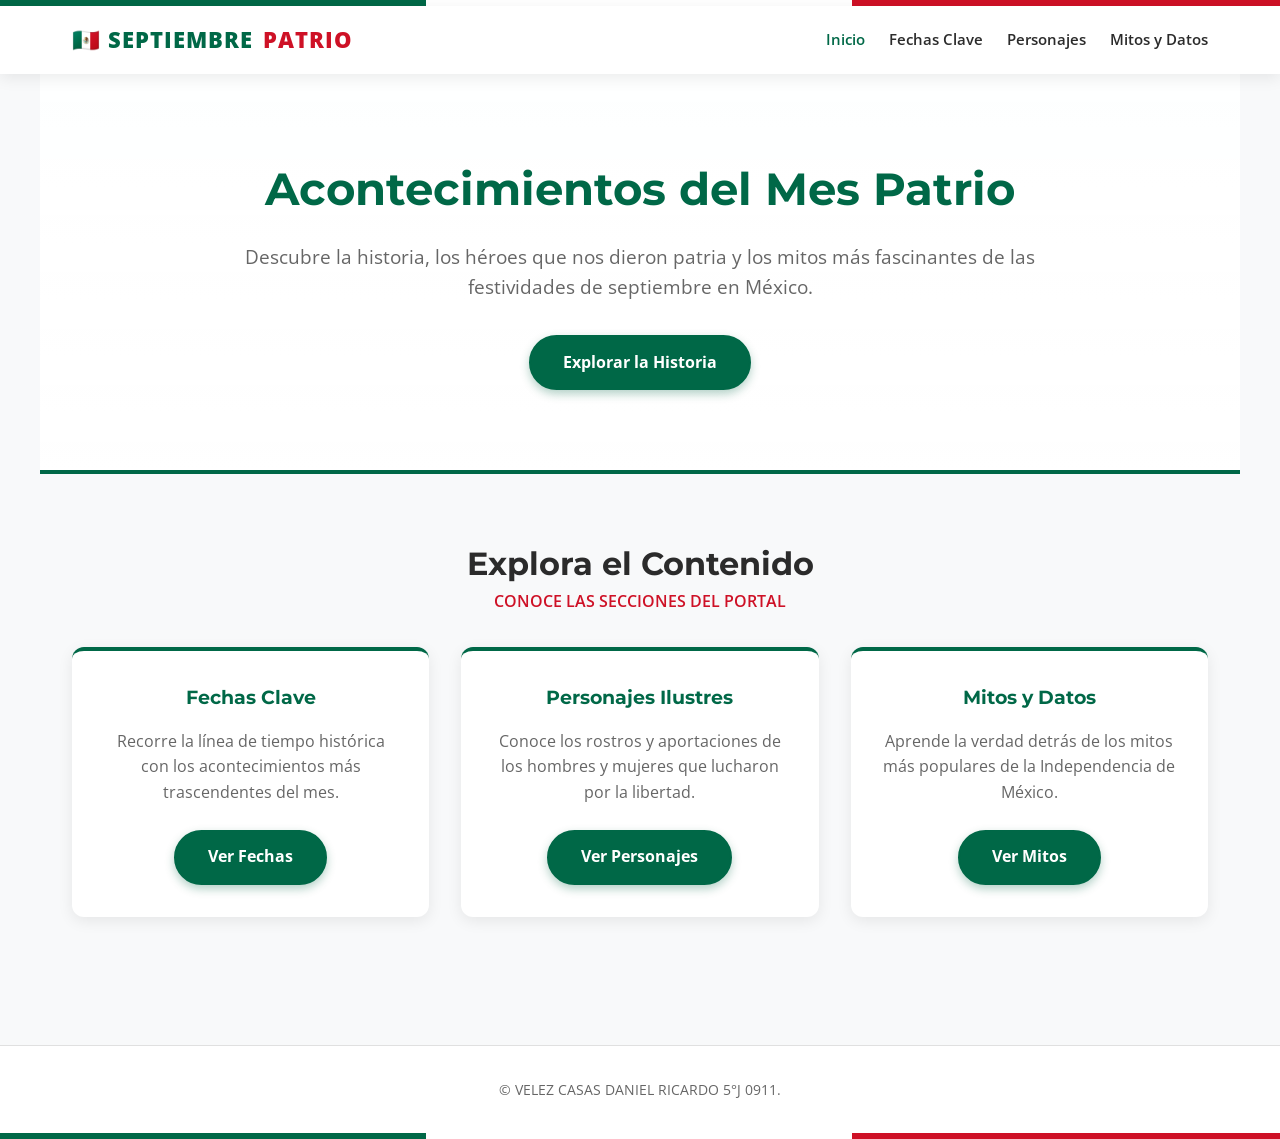
<file: index.html>
<!DOCTYPE html> <!-- Declara el tipo de documento como HTML5 -->
<html lang="es"> <!-- Inicia la etiqueta raíz HTML especificando el idioma español -->
<head> <!-- Abre la sección de cabecera que contiene metadatos y enlaces -->
    <meta charset="UTF-8"> <!-- Define la codificación de caracteres en UTF-8 para admitir acentos y caracteres especiales -->
    <meta name="viewport" content="width=device-width, initial-scale=1.0"> <!-- Configura la vista adaptable para dispositivos móviles -->
    <title>Inicio - Acontecimientos del Mes Patrio</title> <!-- Define el título de la página visible en la pestaña del navegador -->
    
    <link href="https://fonts.googleapis.com/css2?family=Montserrat:wght@400;600;700;800&family=Open+Sans:wght@400;600&display=swap" rel="stylesheet"> <!-- Importa las fuentes desde Google Fonts -->
    
    <!-- ENLACE DE CONEXIÓN CON EL ARCHIVO CSS -->
    <link rel="stylesheet" href="styles.css">
</head> <!-- Cierra la etiqueta head -->
<body> <!-- Inicia el cuerpo visible del documento HTML -->
    <div class="liston-patrio"></div> <!-- Renderiza la franja superior tricolor decorativa -->

    <header> <!-- Inicio del bloque de cabecera superior fija -->
        <nav> <!-- Contenedor del menú navegable -->
            <div class="logo"> <!-- Contenedor del título o logotipo del sitio web -->
                🇲🇽 Septiembre <span>Patrio</span> <!-- Icono de bandera y texto con énfasis rojo en "Patrio" -->
            </div> <!-- Cierra el contenedor del logo -->
            <ul class="nav-links"> <!-- Inicio de la lista desordenada de hipervínculos principales -->
                <li><a href="index.html" class="active">Inicio</a></li> <!-- Enlace a Inicio con la clase activa asignada -->
                <li><a href="linea_tiempo.html">Fechas Clave</a></li> <!-- Enlace que redirige a la línea de tiempo -->
                <li><a href="personajes.html">Personajes</a></li> <!-- Enlace que dirige a la sección de personajes -->
                <li><a href="mitos.html">Mitos y Datos</a></li> <!-- Enlace hacia la página de mitos y datos -->
            </ul> <!-- Cierra la lista de hipervínculos -->
        </nav> <!-- Cierra la barra de navegación -->
    </header> <!-- Cierra el encabezado del sitio -->

    <section class="hero"> <!-- Inicia la sección principal de bienvenida (Hero) -->
        <div class="hero-container"> <!-- Div que centra e impone ancho máximo al texto hero -->
            <h1>Acontecimientos del Mes Patrio</h1> <!-- Título principal impreso en portada -->
            <p>Descubre la historia, los héroes que nos dieron patria y los mitos más fascinantes de las festividades de septiembre en México.</p> <!-- Descripción introductoria principal -->
            <a href="linea_tiempo.html" class="btn-accion">Explorar la Historia</a> <!-- Botón interactivo principal hacia la línea de tiempo -->
        </div> <!-- Cierra el contenedor interno del hero -->
    </section> <!-- Cierra la sección hero -->

    <section> <!-- Inicia la segunda sección con índice de opciones -->
        <h2 class="titulo-seccion">Explora el Contenido</h2> <!-- Encabezado secundario -->
        <p class="subtitulo-seccion">Conoce las secciones del portal</p> <!-- Subtítulo de la sección -->
        
        <div class="grid-resumen"> <!-- Contenedor en cuadrícula para las tarjetas informativas -->
            <div class="card-resumen"> <!-- Tarjeta individual sobre Fechas Clave -->
                <h3>Fechas Clave</h3> <!-- Encabezado de la tarjeta 1 -->
                <p>Recorre la línea de tiempo histórica con los acontecimientos más trascendentes del mes.</p> <!-- Descripción de tarjeta 1 -->
                <a href="linea_tiempo.html" class="btn-accion">Ver Fechas</a> <!-- Botón directo a la línea de tiempo -->
            </div> <!-- Cierra la tarjeta 1 -->
            
            <div class="card-resumen"> <!-- Tarjeta individual sobre Personajes Ilustres -->
                <h3>Personajes Ilustres</h3> <!-- Encabezado de la tarjeta 2 -->
                <p>Conoce los rostros y aportaciones de los hombres y mujeres que lucharon por la libertad.</p> <!-- Descripción de tarjeta 2 -->
                <a href="personajes.html" class="btn-accion">Ver Personajes</a> <!-- Botón directo a personajes -->
            </div> <!-- Cierra la tarjeta 2 -->
            
            <div class="card-resumen"> <!-- Tarjeta individual sobre Mitos y Datos -->
                <h3>Mitos y Datos</h3> <!-- Encabezado de la tarjeta 3 -->
                <p>Aprende la verdad detrás de los mitos más populares de la Independencia de México.</p> <!-- Descripción de tarjeta 3 -->
                <a href="mitos.html" class="btn-accion">Ver Mitos</a> <!-- Botón directo a mitos -->
            </div> <!-- Cierra la tarjeta 3 -->
        </div> <!-- Cierra el contenedor de la cuadrícula -->
    </section> <!-- Cierra la sección principal -->

    <footer> <!-- Abre la sección de pie de página -->
        <div class="footer-content"> <!-- Contenedor para alinear texto en el footer -->
            <p>&copy; VELEZ CASAS DANIEL RICARDO 5°J 0911.</p> <!-- Nombre y derechos de autor del estudiante -->
        </div> <!-- Cierra el contenedor de texto del footer -->
        <div class="liston-patrio"></div> <!-- Franja decorativa inferior con los tres colores patrios -->
    </footer> <!-- Cierra la etiqueta de pie de página -->
</body> <!-- Cierra la etiqueta del cuerpo del documento -->
</html> <!-- Cierra la etiqueta raíz de todo el código HTML -->
</file>
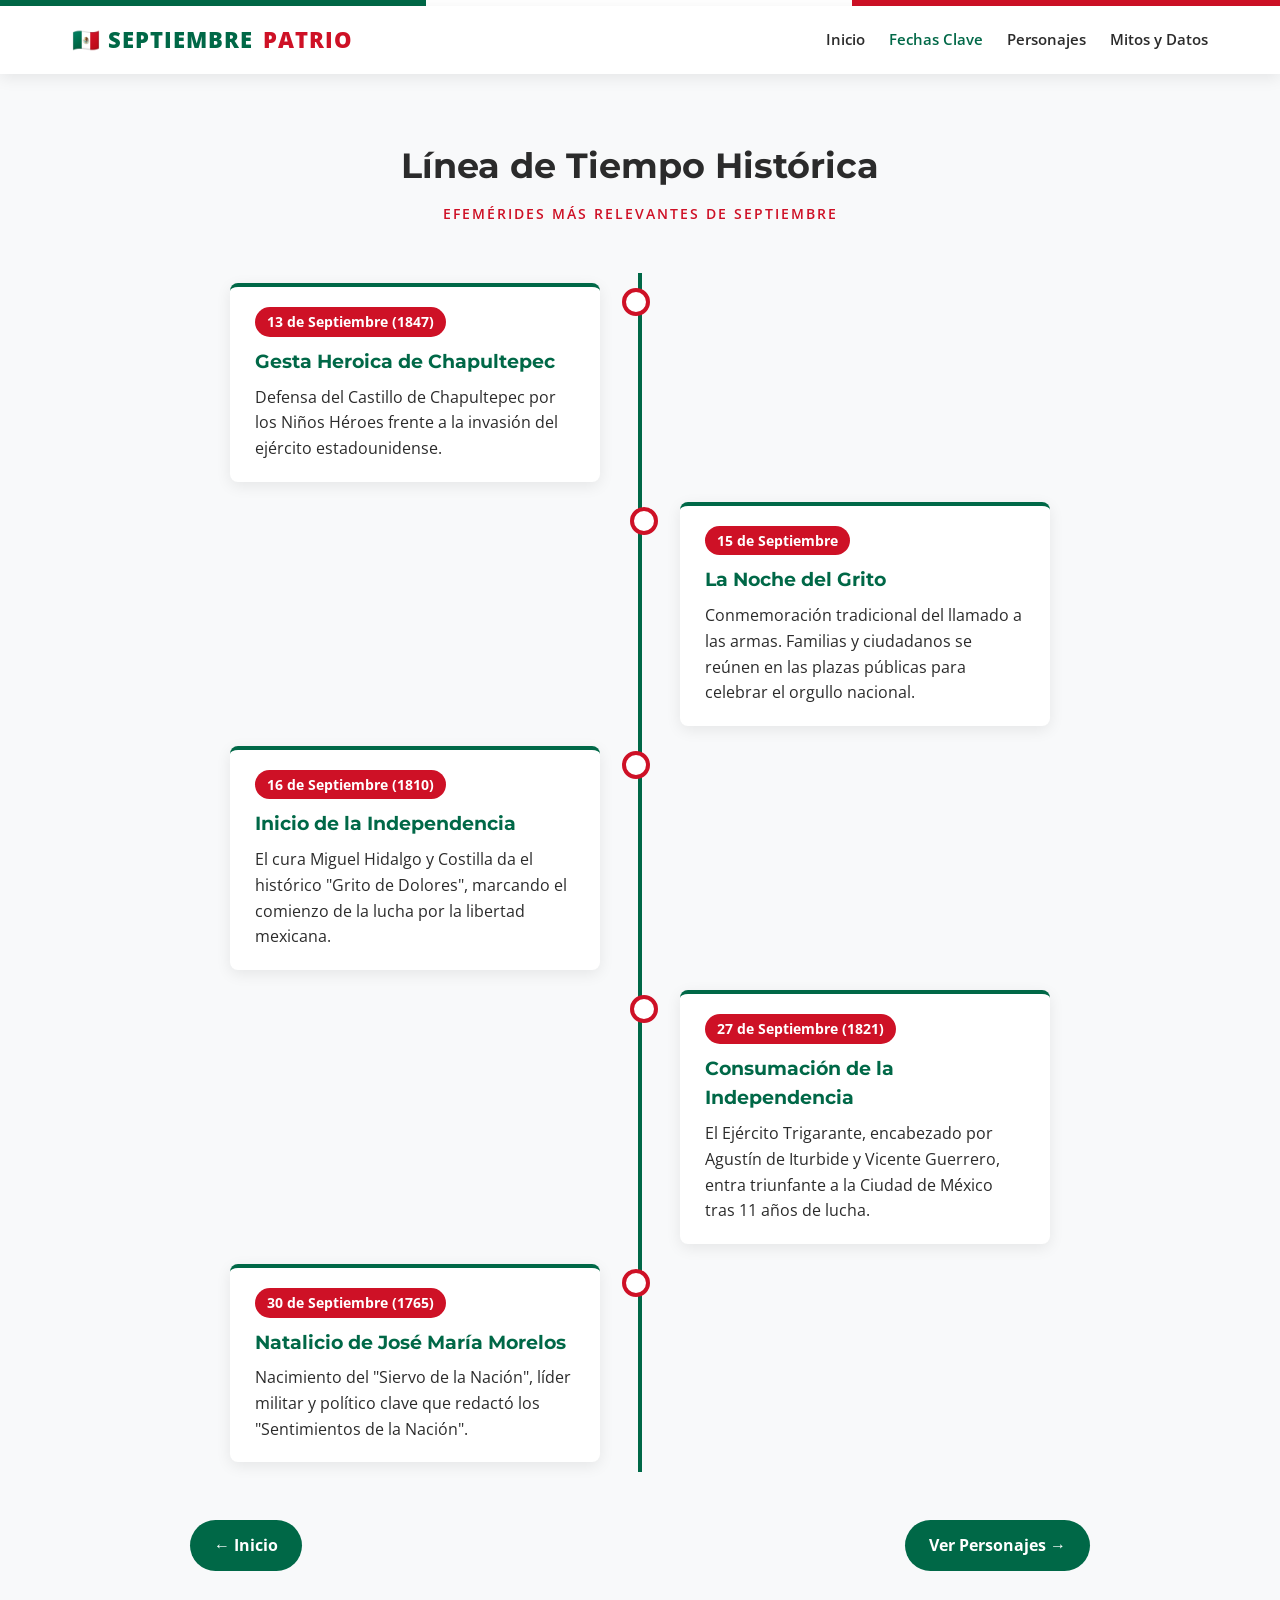
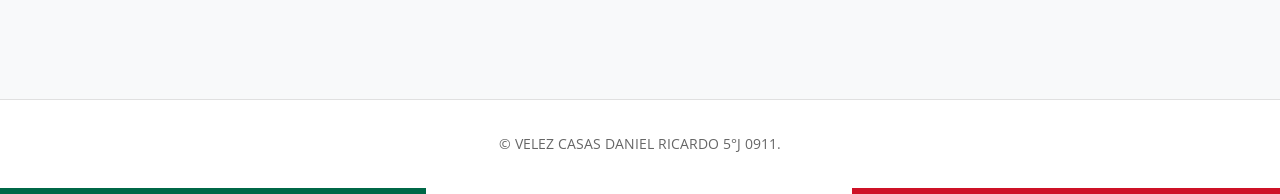
<file: linea_tiempo.html>
<!DOCTYPE html> <!-- Especifica la declaración del tipo de documento HTML5 -->
<html lang="es"> <!-- Inicia el documento HTML definiendo el idioma en español -->
<head> <!-- Contenedor de metadatos y enlaces a recursos externos -->
    <meta charset="UTF-8"> <!-- Establece el conjunto de caracteres UTF-8 para símbolos y acentos -->
    <meta name="viewport" content="width=device-width, initial-scale=1.0"> <!-- Ajusta el escalado inicial y el ancho en pantallas móviles -->
    <title>Fechas Clave - Acontecimientos del Mes Patrio</title> <!-- Título de la pestaña de la página -->
    <link href="https://fonts.googleapis.com/css2?family=Montserrat:wght@400;600;700;800&family=Open+Sans:wght@400;600&display=swap" rel="stylesheet"> <!-- Enlace para cargar tipografías desde Google Fonts -->
    
    <style> /* Inicio de las reglas de diseño CSS internas */
        :root { /* Selector de variables CSS en el ámbito raíz */
            --verde-patrio: #006847; /* Asigna el color verde primario */
            --verde-hover: #004d34; /* Asigna la variante verde más oscura para interactividad */
            --rojo-patrio: #CE1126; /* Asigna el color rojo primario */
            --rojo-hover: #a30d1e; /* Asigna la variante roja más oscura para interactividad */
            --blanco: #FFFFFF; /* Asigna el código hexadecimal blanco */
            --gris-fondo: #F8F9FA; /* Asigna un tono gris claro para el fondo */
            --texto-oscuro: #2B2B2B; /* Asigna el color oscuro para textos estándar */
            --texto-suave: #666666; /* Asigna un tono gris atenuado para texto secundario */
            --sombra-suave: 0 4px 15px rgba(0, 0, 0, 0.08); /* Define un parámetro estándar de sombra flotante */
        } /* Cierra el selector raíz */

        * { /* Selector global para la eliminación de márgenes por defecto */
            margin: 0; /* Resetea los márgenes a cero */
            padding: 0; /* Resetea el relleno a cero */
            box-sizing: border-box; /* Configura la caja de modelo border-box */
        } /* Cierra reseteo global */

        body { /* Establece reglas estilísticas para el cuerpo */
            font-family: 'Open Sans', sans-serif; /* Asigna tipografía Open Sans */
            background-color: var(--gris-fondo); /* Aplica el fondo gris suave mediante variable */
            color: var(--texto-oscuro); /* Asigna el color de tipografía por defecto */
            line-height: 1.6; /* Define interlineado de lectura fácil */
        } /* Cierra estilos de body */

        h1, h2, h3 { /* Selector múltiple para encabezados principales */
            font-family: 'Montserrat', sans-serif; /* Aplica la fuente Montserrat a los títulos */
            font-weight: 700; /* Define peso tipográfico en negrita */
        } /* Cierra estilos de títulos */

        .liston-patrio { /* Barra de adorno tricolor en los extremos de la página */
            height: 6px; /* Grosor vertical de 6 píxeles */
            width: 100%; /* Cubre todo el ancho horizontal */
            background: linear-gradient(90deg, var(--verde-patrio) 33.3%, var(--blanco) 33.3%, var(--blanco) 66.6%, var(--rojo-patrio) 66.6%); /* Gradiente con división justa verde, blanco y rojo */
        } /* Cierra la clase liston-patrio */

        header { /* Estilo para el contenedor del menú principal */
            background-color: var(--blanco); /* Fondo blanco puro */
            box-shadow: var(--sombra-suave); /* Aplica sombra inferior */
            position: sticky; /* Mantiene fijado el elemento al desplazarse */
            top: 0; /* Posiciona el elemento fijo en el borde superior */
            z-index: 1000; /* Superpone la barra por encima de cualquier otro componente */
        } /* Cierra header */

        nav { /* Contenedor de la barra de navegación */
            max-width: 1200px; /* Ancho máximo estándar de 1200px */
            margin: 0 auto; /* Auto-centrado en el eje horizontal */
            display: flex; /* Flexbox para alineación */
            justify-content: space-between; /* Distribuye espacio equitativo entre logo y menú */
            align-items: center; /* Alineación vertical al centro */
            padding: 1rem 2rem; /* Relleno superior/inferior de 1rem y lateral de 2rem */
        } /* Cierra nav */

        .logo { /* Clase para el título del logo */
            font-size: 1.4rem; /* Tamaño de letra del título de la marca */
            font-weight: 800; /* Negrita pesada */
            color: var(--verde-patrio); /* Asigna color verde al texto */
            text-transform: uppercase; /* Fuerza letras en mayúsculas */
            letter-spacing: 1px; /* Espaciado entre caracteres */
            display: flex; /* Flexbox interno */
            align-items: center; /* Alineación vertical centrada */
            gap: 10px; /* Separación de 10px entre la bandera y el texto */
        } /* Cierra clase logo */

        .logo span { color: var(--rojo-patrio); } /* Asigna color rojo al texto "Patrio" dentro del span */

        .nav-links { /* Lista de items de navegación */
            display: flex; /* Muestra items en orientación horizontal */
            list-style: none; /* Remueve los puntos de lista */
            gap: 1.5rem; /* Separación horizontal de 1.5rem entre enlaces */
        } /* Cierra nav-links */

        .nav-links a { /* Enlaces dentro del menú superior */
            text-decoration: none; /* Elimina líneas por debajo del hipervínculo */
            color: var(--texto-oscuro); /* Color predeterminado de texto */
            font-weight: 600; /* Peso de texto seminegrita */
            transition: color 0.3s ease; /* Duración y curva de transición al interactuar */
            font-size: 0.95rem; /* Tamaño de fuente para el menú */
        } /* Cierra nav-links a */

        .nav-links a:hover, .nav-links a.active { /* Cambio de estilo en hover o si la página está activa */
            color: var(--verde-patrio); /* Cambia el color a verde patrio */
        } /* Cierra selectores hover y active */

        section { /* Configuración para las secciones internas */
            padding: 4rem 2rem; /* Relleno interior superior e inferior de 4rem y laterales de 2rem */
            max-width: 1200px; /* Ancho máximo alineado de la sección */
            margin: 0 auto; /* Centrado horizontal automático */
        } /* Cierra section */

        .titulo-seccion { /* Formato del título principal de la sección */
            text-align: center; /* Centra el texto del título */
            font-size: 2.2rem; /* Define tamaño tipográfico destacado */
            margin-bottom: 0.5rem; /* Margen inferior estrecho */
            color: var(--texto-oscuro); /* Color de texto oscuro principal */
        } /* Cierra titulo-seccion */

        .subtitulo-seccion { /* Formato del subtítulo o bajada */
            text-align: center; /* Centra el texto del subtítulo */
            color: var(--rojo-patrio); /* Asigna el color rojo patrio al texto */
            font-weight: 600; /* Peso seminegrita */
            text-transform: uppercase; /* Transforma a letras mayúsculas */
            letter-spacing: 2px; /* Amplía el espaciado entre letras a 2px */
            font-size: 0.9rem; /* Tamaño de fuente ligeramente reducido */
            margin-bottom: 3rem; /* Margen inferior amplio antes del contenido */
        } /* Cierra subtitulo-seccion */

        .timeline { /* Contenedor principal de la línea de tiempo */
            position: relative; /* Permite posicionar elementos hijos de forma absoluta */
            max-width: 900px; /* Restringe el ancho a 900 píxeles */
            margin: 0 auto; /* Centra la línea de tiempo */
        } /* Cierra timeline */

        .timeline::after { /* Seudoelemento que dibuja el eje central de la línea */
            content: ''; /* Crea un elemento visual vacío */
            position: absolute; /* Posicionamiento absoluto respecto a .timeline */
            width: 4px; /* Ancho de 4px para la línea vertical */
            background-color: var(--verde-patrio); /* Pinta la línea en color verde */
            top: 0; /* Inicia desde el borde superior */
            bottom: 0; /* Se extiende hasta el borde inferior */
            left: 50%; /* Se ubica exactamente al 50% horizontal */
            margin-left: -2px; /* Ajusta el eje restando 2px para centrar perfecto */
        } /* Cierra seudoelemento timeline::after */

        .timeline-item { /* Formato para cada bloque o evento en la línea */
            padding: 10px 40px; /* Relleno vertical y horizontal del bloque */
            position: relative; /* Permite posicionar los círculos marcadores con absolute */
            background-color: inherit; /* Hereda el color de fondo del padre */
            width: 50%; /* Ocupa exactamente la mitad del ancho de la línea */
        } /* Cierra timeline-item */

        .timeline-item::after { /* Seudoelemento que dibuja el punto marcador */
            content: ''; /* Elemento vacío para renderizar la figura */
            position: absolute; /* Posicionamiento absoluto relativo al ítem */
            width: 20px; /* Ancho del círculo de 20px */
            height: 20px; /* Alto del círculo de 20px */
            right: -10px; /* Centra el punto sobre la línea vertical */
            background-color: var(--blanco); /* Fondo blanco interno */
            border: 4px solid var(--rojo-patrio); /* Borde rojo patrio de 4px */
            top: 15px; /* Altura donde se posiciona el punto */
            border-radius: 50%; /* Convierte la figura cuadrada en un círculo */
            z-index: 1; /* Coloca el círculo por encima del eje vertical */
        } /* Cierra seudoelemento timeline-item::after */

        .left { left: 0; } /* Posiciona el bloque del evento a la izquierda */
        .right { left: 50%; } /* Posiciona el bloque del evento a la derecha */
        .right::after { left: -10px; } /* Reajusta la posición del círculo para los bloques de la derecha */

        .timeline-content { /* Contenedor de la tarjeta del evento */
            padding: 20px 25px; /* Relleno interior de la tarjeta del evento */
            background-color: var(--blanco); /* Fondo de la tarjeta en blanco */
            position: relative; /* Mantiene la posición en relación con la cuadrícula */
            border-radius: 8px; /* Bordes redondeados de 8px */
            box-shadow: var(--sombra-suave); /* Sombreado suave periférico */
            border-top: 4px solid var(--verde-patrio); /* Borde superior con acento verde */
        } /* Cierra timeline-content */

        .timeline-fecha { /* Etiqueta indicadora de la fecha del evento */
            display: inline-block; /* Formato de bloque en línea para adaptarse al contenido */
            background-color: var(--rojo-patrio); /* Fondo rojo patrio */
            color: var(--blanco); /* Texto en blanco */
            padding: 4px 12px; /* Relleno interno de la etiqueta */
            border-radius: 20px; /* Bordes completamente redondeados */
            font-size: 0.85rem; /* Tamaño de letra pequeño */
            font-weight: 700; /* Texto en negrita */
            margin-bottom: 10px; /* Separación inferior respecto al título */
        } /* Cierra timeline-fecha */

        .timeline-content h3 { /* Título del evento dentro de la tarjeta */
            color: var(--verde-patrio); /* Color verde patrio */
            margin-bottom: 8px; /* Margen inferior antes del párrafo */
        } /* Cierra título del evento */

        .nav-paginacion { /* Estilo para la barra de navegación entre páginas */
            display: flex; /* Activa la alineación flexible flexbox */
            justify-content: space-between; /* Alinea un botón a cada extremo */
            margin-top: 3rem; /* Margen superior de separación */
            max-width: 900px; /* Ancho coincidente con la línea de tiempo */
            margin-left: auto; /* Centrado automático lateral izquierdo */
            margin-right: auto; /* Centrado automático lateral derecho */
        } /* Cierra nav-paginacion */

        .btn-pag { /* Estilo base para los botones de cambio de página */
            background-color: var(--verde-patrio); /* Fondo verde principal */
            color: var(--blanco); /* Texto blanco */
            padding: 0.8rem 1.5rem; /* Relleno interno */
            border-radius: 30px; /* Bordes ovalados */
            text-decoration: none; /* Elimina la línea inferior del hipervínculo */
            font-weight: 700; /* Fuente en negrita */
            transition: background 0.3s; /* Animación fluida de cambio de color */
        } /* Cierra btn-pag */

        .btn-pag:hover { /* Cambio al interactuar con el botón de paginación */
            background-color: var(--verde-hover); /* Cambia al tono verde oscuro */
        } /* Cierra hover de paginación */

        footer { /* Estilos del pie de página */
            background-color: var(--blanco); /* Fondo blanco */
            border-top: 1px solid #E0E0E0; /* Línea divisoria gris claro */
            padding-top: 2rem; /* Relleno superior */
            margin-top: 4rem; /* Margen superior */
        } /* Cierra footer */

        .footer-content { /* Área de contenido dentro del pie de página */
            max-width: 1200px; /* Ancho máximo contenido */
            margin: 0 auto; /* Centrado horizontal */
            padding: 0 2rem 2rem 2rem; /* Relleno lateral e inferior */
            text-align: center; /* Alineación del texto al centro */
        } /* Cierra footer-content */

        .footer-content p { /* Párrafo explicativo del autor */
            color: var(--texto-suave); /* Color gris suave */
            font-size: 0.9rem; /* Tamaño de letra de 0.9rem */
        } /* Cierra párrafo footer */

        @media (max-width: 768px) { /* Adaptación de responsive para teléfonos y tablets */
            .nav-links { display: none; } /* Oculta el menú convencional en móviles */
            .timeline::after { left: 31px; } /* Mueve el eje vertical hacia la izquierda */
            .timeline-item { /* Modifica los bloques de eventos para móviles */
                width: 100%; /* Ocupan todo el ancho del dispositivo */
                padding-left: 70px; /* Desplaza el texto a la derecha del eje */
                padding-right: 25px; /* Margen derecho */
            } /* Cierra alineación móvil */
            .timeline-item::after { left: 21px; } /* Reorganiza la posición de los puntos marcadores */
            .right { left: 0%; } /* Reajusta la posición de los bloques derechos */
        } /* Cierra media query */
    </style> <!-- Cierra el bloque CSS -->
</head> <!-- Cierra la sección head -->
<body> <!-- Inicio del contenido visible -->
    <div class="liston-patrio"></div> <!-- Franja decorativa tricolor superior -->

    <header> <!-- Encabezado navegable -->
        <nav> <!-- Estructura del menú de navegación -->
            <div class="logo"> <!-- Logotipo de la web -->
                🇲🇽 Septiembre <span>Patrio</span> <!-- Texto e ícono del logo con span en color rojo -->
            </div> <!-- Cierra div logo -->
            <ul class="nav-links"> <!-- Enlaces de navegación del menú superior -->
                <li><a href="index.html">Inicio</a></li> <!-- Enlace a la página principal -->
                <li><a href="linea_tiempo.html" class="active">Fechas Clave</a></li> <!-- Enlace actual activo de fechas clave -->
                <li><a href="personajes.html">Personajes</a></li> <!-- Enlace hacia la página de personajes -->
                <li><a href="mitos.html">Mitos y Datos</a></li> <!-- Enlace hacia la página de mitos -->
            </ul> <!-- Cierra lista de menú -->
        </nav> <!-- Cierra navegación -->
    </header> <!-- Cierra header -->

    <section id="linea-tiempo"> <!-- Sección principal contenedora de la línea de tiempo -->
        <h2 class="titulo-seccion">Línea de Tiempo Histórica</h2> <!-- Encabezado principal de la sección -->
        <p class="subtitulo-seccion">Efemérides más relevantes de Septiembre</p> <!-- Subtítulo de la sección -->

        <div class="timeline"> <!-- Contenedor principal de la estructura de la línea de tiempo -->
            <div class="timeline-item left"> <!-- Primer evento posicionado a la izquierda -->
                <div class="timeline-content"> <!-- Caja contenedora de la información del primer evento -->
                    <span class="timeline-fecha">13 de Septiembre (1847)</span> <!-- Fecha destacada del evento -->
                    <h3>Gesta Heroica de Chapultepec</h3> <!-- Nombre del acontecimiento histórico -->
                    <p>Defensa del Castillo de Chapultepec por los Niños Héroes frente a la invasión del ejército estadounidense.</p> <!-- Descripción del hecho histórico -->
                </div> <!-- Cierra caja del evento 1 -->
            </div> <!-- Cierra bloque 1 -->

            <div class="timeline-item right"> <!-- Segundo evento posicionado a la derecha -->
                <div class="timeline-content"> <!-- Caja contenedora del segundo evento -->
                    <span class="timeline-fecha">15 de Septiembre</span> <!-- Fecha destacada -->
                    <h3>La Noche del Grito</h3> <!-- Nombre del evento tradicional -->
                    <p>Conmemoración tradicional del llamado a las armas. Familias y ciudadanos se reúnen en las plazas públicas para celebrar el orgullo nacional.</p> <!-- Descripción del evento -->
                </div> <!-- Cierra caja del evento 2 -->
            </div> <!-- Cierra bloque 2 -->

            <div class="timeline-item left"> <!-- Tercer evento a la izquierda -->
                <div class="timeline-content"> <!-- Caja contenedora del tercer evento -->
                    <span class="timeline-fecha">16 de Septiembre (1810)</span> <!-- Fecha de la Independencia -->
                    <h3>Inicio de la Independencia</h3> <!-- Nombre del acontecimiento -->
                    <p>El cura Miguel Hidalgo y Costilla da el histórico "Grito de Dolores", marcando el comienzo de la lucha por la libertad mexicana.</p> <!-- Descripción histórica detallada -->
                </div> <!-- Cierra caja del evento 3 -->
            </div> <!-- Cierra bloque 3 -->

            <div class="timeline-item right"> <!-- Cuarto evento a la derecha -->
                <div class="timeline-content"> <!-- Caja contenedora del cuarto evento -->
                    <span class="timeline-fecha">27 de Septiembre (1821)</span> <!-- Fecha de consumación -->
                    <h3>Consumación de la Independencia</h3> <!-- Nombre del evento de entrada triunfal -->
                    <p>El Ejército Trigarante, encabezado por Agustín de Iturbide y Vicente Guerrero, entra triunfante a la Ciudad de México tras 11 años de lucha.</p> <!-- Explicación del logro histórico -->
                </div> <!-- Cierra caja del evento 4 -->
            </div> <!-- Cierra bloque 4 -->

            <div class="timeline-item left"> <!-- Quinto evento a la izquierda -->
                <div class="timeline-content"> <!-- Caja contenedora del quinto evento -->
                    <span class="timeline-fecha">30 de Septiembre (1765)</span> <!-- Fecha de natalicio de Morelos -->
                    <h3>Natalicio de José María Morelos</h3> <!-- Título del acontecimiento -->
                    <p>Nacimiento del "Siervo de la Nación", líder militar y político clave que redactó los "Sentimientos de la Nación".</p> <!-- Resumen de la importancia de Morelos -->
                </div> <!-- Cierra caja del evento 5 -->
            </div> <!-- Cierra bloque 5 -->
        </div> <!-- Cierra el div principal timeline -->

        <div class="nav-paginacion"> <!-- Contenedor de botones de desplazamiento de página -->
            <a href="index.html" class="btn-pag">← Inicio</a> <!-- Enlace para regresar a Inicio -->
            <a href="personajes.html" class="btn-pag">Ver Personajes →</a> <!-- Enlace para avanzar a la página de personajes -->
        </div> <!-- Cierra el contenedor de paginación -->
    </section> <!-- Cierra la sección de la línea de tiempo -->

    <footer> <!-- Inicio del pie de página -->
        <div class="footer-content"> <!-- Contenedor de derechos y datos autorales -->
            <p>&copy; VELEZ CASAS DANIEL RICARDO 5°J 0911.</p> <!-- Texto de derechos reservador con el nombre del creador -->
        </div> <!-- Cierra footer-content -->
        <div class="liston-patrio"></div> <!-- Franja decorativa tricolor en el fondo de la página -->
    </footer> <!-- Cierra la etiqueta footer -->
</body> <!-- Cierra la etiqueta body -->
</html> <!-- Cierra el archivo HTML -->
</file>
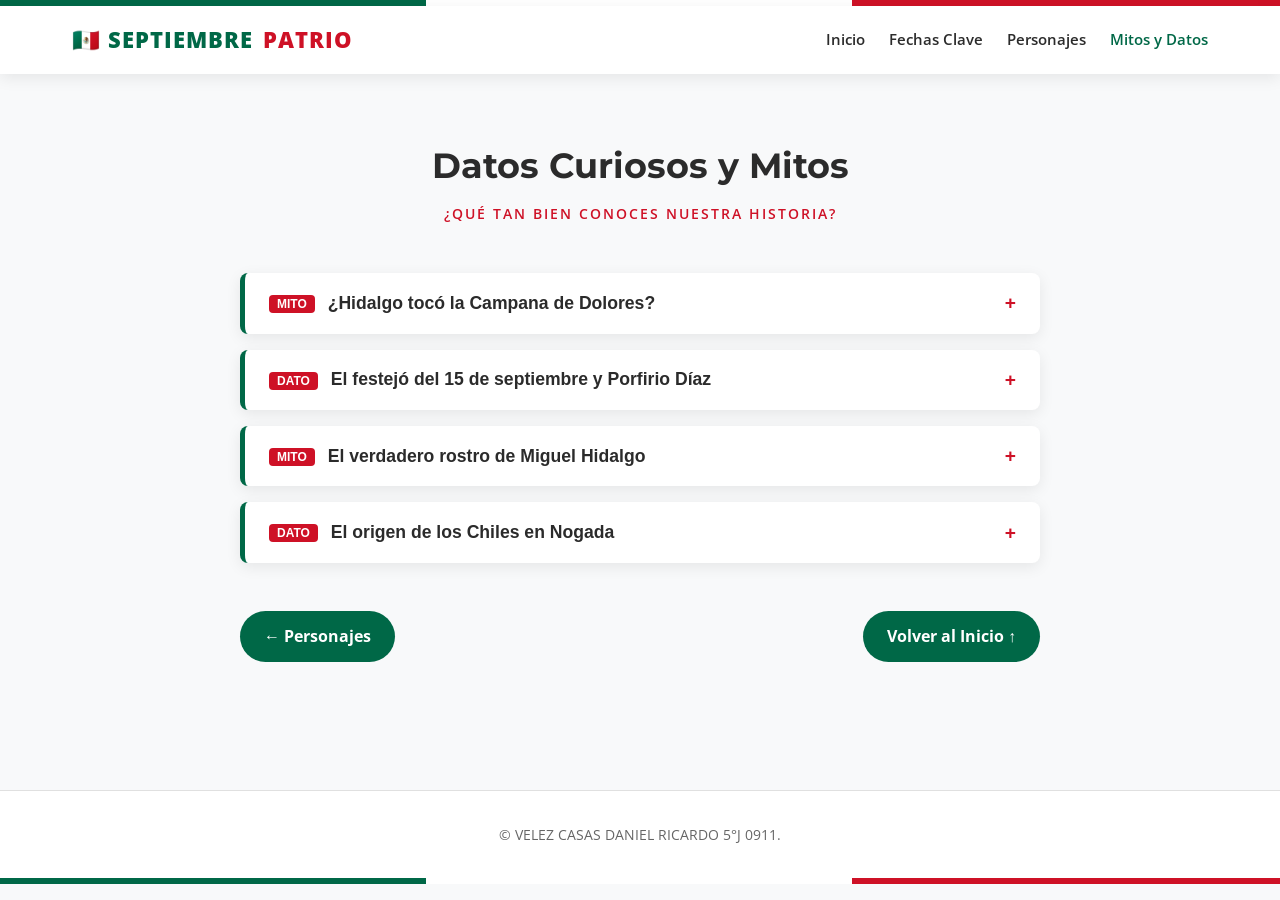
<file: mitos.html>
<!DOCTYPE html> <!-- Especifica que el documento cumple con la norma HTML5 -->
<html lang="es"> <!-- Inicia la raíz HTML configurando el idioma a español -->
<head> <!-- Abre el contenedor para metadatos, estilo e importación de recursos -->
    <meta charset="UTF-8"> <!-- Configura la codificación de caracteres a UTF-8 -->
    <meta name="viewport" content="width=device-width, initial-scale=1.0"> <!-- Configura el diseño responsive para diferentes tamaños de pantallas -->
    <title>Mitos y Datos - Acontecimientos del Mes Patrio</title> <!-- Título visible en la pestaña del navegador -->
    <link href="https://fonts.googleapis.com/css2?family=Montserrat:wght@400;600;700;800&family=Open+Sans:wght@400;600&display=swap" rel="stylesheet"> <!-- Carga las fuentes tipográficas Montserrat y Open Sans desde Google Fonts -->
    
    <style> /* Inicio de los estilos CSS dentro de la etiqueta style */
        :root { /* Selector de variables raíz CSS globales */
            --verde-patrio: #006847; /* Variable de color verde tradicional */
            --verde-hover: #004d34; /* Variable para variante verde oscuro interactiva */
            --rojo-patrio: #CE1126; /* Variable de color rojo tradicional */
            --rojo-hover: #a30d1e; /* Variable para variante rojo oscuro interactiva */
            --blanco: #FFFFFF; /* Variable para el color blanco */
            --gris-fondo: #F8F9FA; /* Variable para el fondo gris neutro */
            --texto-oscuro: #2B2B2B; /* Variable para texto primario oscuro */
            --texto-suave: #666666; /* Variable para texto secundario atenuado */
            --sombra-suave: 0 4px 15px rgba(0, 0, 0, 0.08); /* Variable para la sombra difusa */
        } /* Cierra el bloque :root */

        * { /* Selector universal para reseteo básico de elementos */
            margin: 0; /* Remueve márgenes por defecto */
            padding: 0; /* Remueve rellenos por defecto */
            box-sizing: border-box; /* Establece el modelo de cajas a border-box */
        } /* Cierra el reseteo universal */

        body { /* Estilos aplicados al cuerpo del documento */
            font-family: 'Open Sans', sans-serif; /* Asigna la fuente sans-serif Open Sans */
            background-color: var(--gris-fondo); /* Aplica el color gris suave al fondo */
            color: var(--texto-oscuro); /* Asigna el color de texto general */
            line-height: 1.6; /* Establece un espaciado entre líneas legible */
        } /* Cierra estilos de body */

        h1, h2, h3 { /* Estilos compartidos para etiquetas de encabezado */
            font-family: 'Montserrat', sans-serif; /* Aplica la fuente tipográfica Montserrat */
            font-weight: 700; /* Define el peso tipográfico en negrita */
        } /* Cierra estilos de encabezados */

        .liston-patrio { /* Barra decorativa con los colores patrios */
            height: 6px; /* Define una altura de 6 píxeles */
            width: 100%; /* Ocupa la totalidad del ancho disponible */
            background: linear-gradient(90deg, var(--verde-patrio) 33.3%, var(--blanco) 33.3%, var(--blanco) 66.6%, var(--rojo-patrio) 66.6%); /* Degradado tricolor representando la bandera */
        } /* Cierra la clase liston-patrio */

        header { /* Estilo de la barra fija superior */
            background-color: var(--blanco); /* Fondo blanco */
            box-shadow: var(--sombra-suave); /* Sombreado suave por debajo del encabezado */
            position: sticky; /* Mantiene la barra pegada al hacer scroll */
            top: 0; /* Alineada a la parte superior de la ventana */
            z-index: 1000; /* Asegura que permanezca en la capa superior */
        } /* Cierra header */

        nav { /* Contenedor flex para el logotipo y los hipervínculos */
            max-width: 1200px; /* Limita el ancho máximo a 1200px */
            margin: 0 auto; /* Centra el contenedor horizontalmente */
            display: flex; /* Utiliza el diseño en caja flexible (Flexbox) */
            justify-content: space-between; /* Agrupa extremos opuestos */
            align-items: center; /* Alinea verticalmente los elementos al centro */
            padding: 1rem 2rem; /* Relleno superior/inferior de 1rem y lateral de 2rem */
        } /* Cierra nav */

        .logo { /* Formato para el nombre del portal */
            font-size: 1.4rem; /* Tamaño de fuente del logo */
            font-weight: 800; /* Tipografía extra negrita */
            color: var(--verde-patrio); /* Asigna el color verde patrio */
            text-transform: uppercase; /* Convierte los caracteres a mayúsculas */
            letter-spacing: 1px; /* Añade espacio entre letras */
            display: flex; /* Flexible para organizar ícono y texto */
            align-items: center; /* Centrado vertical */
            gap: 10px; /* Distancia entre el ícono de bandera y el texto */
        } /* Cierra la clase logo */

        .logo span { color: var(--rojo-patrio); } /* Pinta de rojo la palabra encerrada en span */

        .nav-links { /* Formato para la lista de navegación */
            display: flex; /* Organiza la lista horizontalmente */
            list-style: none; /* Quita los puntos por defecto */
            gap: 1.5rem; /* Separación de 1.5rem entre enlaces */
        } /* Cierra nav-links */

        .nav-links a { /* Estilo individual de los enlaces */
            text-decoration: none; /* Remueve la línea por debajo del texto */
            color: var(--texto-oscuro); /* Color predeterminado */
            font-weight: 600; /* Grosor de letra seminegrita */
            transition: color 0.3s ease; /* Efecto animado suave para la propiedad color */
            font-size: 0.95rem; /* Tamaño de fuente de 0.95rem */
        } /* Cierra nav-links a */

        .nav-links a:hover, .nav-links a.active { /* Interacción de puntero y estado activo */
            color: var(--verde-patrio); /* Aplica el verde patrio al resaltar */
        } /* Cierra los estados hover y active */

        section { /* Estilos aplicados al contenedor de sección */
            padding: 4rem 2rem; /* Relleno superior/inferior de 4rem y lateral de 2rem */
            max-width: 1200px; /* Ancho máximo estándar */
            margin: 0 auto; /* Centrado en pantalla */
        } /* Cierra la etiqueta section */

        .titulo-seccion { /* Formato para el título de la página */
            text-align: center; /* Alineación del texto al centro */
            font-size: 2.2rem; /* Tamaño de tipografía de 2.2rem */
            margin-bottom: 0.5rem; /* Margen inferior estrecho */
            color: var(--texto-oscuro); /* Color de texto gris oscuro */
        } /* Cierra titulo-seccion */

        .subtitulo-seccion { /* Formato para el subtítulo o descripción corta */
            text-align: center; /* Alineación centrada */
            color: var(--rojo-patrio); /* Color rojo patrio */
            font-weight: 600; /* Fuente seminegrita */
            text-transform: uppercase; /* Convertir a letras mayúsculas */
            letter-spacing: 2px; /* Espaciado entre caracteres de 2px */
            font-size: 0.9rem; /* Tamaño de texto de 0.9rem */
            margin-bottom: 3rem; /* Margen inferior de 3rem */
        } /* Cierra subtitulo-seccion */

        .accordion-container { /* Contenedor centrado para la lista desplegable acordeón */
            max-width: 800px; /* Ancho máximo de 800px */
            margin: 0 auto; /* Centrado horizontal automático */
        } /* Cierra accordion-container */

        .accordion-item { /* Estilos de cada bloque del acordeón */
            background-color: var(--blanco); /* Fondo de la tarjeta en blanco */
            margin-bottom: 1rem; /* Margen inferior entre preguntas */
            border-radius: 8px; /* Esquinas redondeadas con 8px */
            box-shadow: var(--sombra-suave); /* Sombreado periférico ligero */
            border-left: 5px solid var(--verde-patrio); /* Borde lateral izquierdo de acento verde */
            overflow: hidden; /* Oculta contenidos que rebasen los bordes */
        } /* Cierra accordion-item */

        .accordion-header { /* Botón principal clickable de cada elemento del acordeón */
            width: 100%; /* Cubre el 100% de la anchura de la tarjeta */
            padding: 1.2rem 1.5rem; /* Relleno interior */
            background: none; /* Elimina fondos predeterminados del botón */
            border: none; /* Elimina bordes por defecto */
            text-align: left; /* Alinea el texto de la pregunta a la izquierda */
            font-size: 1.1rem; /* Tamaño de letra de 1.1rem */
            font-weight: 700; /* Fuente en negrita */
            color: var(--texto-oscuro); /* Color de texto oscuro */
            cursor: pointer; /* Cambia el cursor a la mano indicando que es interactivo */
            display: flex; /* Flexbox para colocar la pregunta y el icono a los extremos */
            justify-content: space-between; /* Separa texto e icono */
            align-items: center; /* Centra los elementos verticalmente */
            transition: background-color 0.3s ease; /* Transición suave de color de fondo al pasar el cursor */
        } /* Cierra accordion-header */

        .accordion-header:hover { /* Efecto al pasar el cursor sobre el botón del acordeón */
            background-color: rgba(0, 104, 71, 0.03); /* Ligero tinte verdoso al pasar el puntero */
        } /* Cierra accordion-header:hover */

        .accordion-icon { /* Estilos del símbolo indicativo de despliegue (+ / x) */
            font-size: 1.2rem; /* Tamaño de letra del ícono */
            color: var(--rojo-patrio); /* Color rojo patrio para el ícono */
            transition: transform 0.3s ease; /* Animación fluida de rotación */
        } /* Cierra accordion-icon */

        .accordion-content { /* Contenedor oculto con el texto de la respuesta */
            padding: 0 1.5rem; /* Relleno lateral únicamente cuando está cerrado */
            max-height: 0; /* Oculta el contenido reduciendo la altura máxima a cero */
            overflow: hidden; /* Oculta cualquier texto fuera de la altura */
            transition: max-height 0.3s ease, padding 0.3s ease; /* Transición para desplegar suavemente */
            background-color: #FAFAFA; /* Fondo de la respuesta ligeramente más gris */
            color: var(--texto-suave); /* Color del texto secundario */
        } /* Cierra accordion-content */

        .accordion-item.active .accordion-content { /* Estilos aplicados cuando el acordeón está desplegado (.active) */
            padding: 1.2rem 1.5rem; /* Asigna relleno interno completo al abrir */
            max-height: 300px; /* Expande la altura máxima a 300px para mostrar el texto */
            border-top: 1px solid #EEEEEE; /* Añade una línea superior tenue */
        } /* Cierra estado active de accordion-content */

        .accordion-item.active .accordion-icon { /* Rotación del icono en estado activo */
            transform: rotate(45deg); /* Rota el icono + a 45 grados transformándolo en una x */
        } /* Cierra rotación de accordion-icon */

        .badge-mito { /* Etiqueta o insignia indicadora */
            background-color: var(--rojo-patrio); /* Fondo rojo patrio */
            color: var(--blanco); /* Texto en color blanco */
            font-size: 0.75rem; /* Tamaño de letra pequeño */
            padding: 2px 8px; /* Relleno interno pequeño */
            border-radius: 4px; /* Bordes suavemente redondeados */
            margin-right: 8px; /* Espacio a la derecha de la etiqueta */
            vertical-align: middle; /* Alineación vertical al medio con respecto al texto adyacente */
        } /* Cierra badge-mito */

        .nav-paginacion { /* Estilos para el bloque de botones de paginación */
            display: flex; /* Organización con flexbox horizontal */
            justify-content: space-between; /* Separa los botones a cada extremo */
            margin-top: 3rem; /* Separación superior de 3rem */
            max-width: 800px; /* Ancho máximo coincidente con el acordeón */
            margin-left: auto; /* Centrado automático a la izquierda */
            margin-right: auto; /* Centrado automático a la derecha */
        } /* Cierra nav-paginacion */

        .btn-pag { /* Estilos para los hipervínculos de paginación */
            background-color: var(--verde-patrio); /* Fondo en verde patrio */
            color: var(--blanco); /* Texto en color blanco */
            padding: 0.8rem 1.5rem; /* Relleno interno */
            border-radius: 30px; /* Bordes ovalados tipo píldora */
            text-decoration: none; /* Elimina la línea del enlace */
            font-weight: 700; /* Texto en formato negrita */
            transition: background 0.3s; /* Transición de color al pasar el cursor */
        } /* Cierra btn-pag */

        .btn-pag:hover { /* Estado hover para los botones de paginación */
            background-color: var(--verde-hover); /* Cambia al tono de verde oscuro */
        } /* Cierra btn-pag:hover */

        footer { /* Estilos para el pie de página */
            background-color: var(--blanco); /* Fondo de color blanco */
            border-top: 1px solid #E0E0E0; /* Línea divisoria en gris claro */
            padding-top: 2rem; /* Relleno superior */
            margin-top: 4rem; /* Margen superior respecto al contenido */
        } /* Cierra el selector footer */

        .footer-content { /* Contenedor interno del texto del pie de página */
            max-width: 1200px; /* Ancho máximo idéntico a las demás secciones */
            margin: 0 auto; /* Centra el contenido en pantalla */
            padding: 0 2rem 2rem 2rem; /* Relleno lateral e inferior */
            text-align: center; /* Alinea el texto en el centro */
        } /* Cierra footer-content */

        .footer-content p { /* Formato del texto dentro del pie de página */
            color: var(--texto-suave); /* Color gris tenue */
            font-size: 0.9rem; /* Tamaño de tipografía de 0.9rem */
        } /* Cierra párrafo footer */

        @media (max-width: 768px) { /* Adaptación a pantallas estrechas de teléfonos */
            .nav-links { display: none; } /* Oculta el menú desplegable predeterminado en móviles */
        } /* Cierra media query */
    </style> <!-- Cierra el bloque de estilos CSS -->
</head> <!-- Cierra la etiqueta head -->
<body> <!-- Inicia la estructura visible del documento HTML -->
    <div class="liston-patrio"></div> <!-- Muestra la franja tricolor en el borde superior -->

    <header> <!-- Barra de encabezado fija -->
        <nav> <!-- Contenedor del menú navegable -->
            <div class="logo"> <!-- Logotipo o título de la web -->
                🇲🇽 Septiembre <span>Patrio</span> <!-- Icono de la bandera con tipografía decorativa -->
            </div> <!-- Cierra el logo -->
            <ul class="nav-links"> <!-- Menú con la lista de vínculos -->
                <li><a href="index.html">Inicio</a></li> <!-- Enlace que dirige a Inicio -->
                <li><a href="linea_tiempo.html">Fechas Clave</a></li> <!-- Enlace a la línea de tiempo -->
                <li><a href="personajes.html">Personajes</a></li> <!-- Enlace a personajes -->
                <li><a href="mitos.html" class="active">Mitos y Datos</a></li> <!-- Enlace activo de Mitos y Datos -->
            </ul> <!-- Cierra lista de navegación -->
        </nav> <!-- Cierra la barra nav -->
    </header> <!-- Cierra el encabezado del sitio -->

    <section id="mitos"> <!-- Sección contenedora de mitos y datos de la independencia -->
        <h2 class="titulo-seccion">Datos Curiosos y Mitos</h2> <!-- Título principal de la sección -->
        <p class="subtitulo-seccion">¿Qué tan bien conoces nuestra historia?</p> <!-- Subtítulo de reflexión -->

        <div class="accordion-container"> <!-- Contenedor del componente interactivo de acordeón -->
            <div class="accordion-item"> <!-- Ítem 1 del acordeón -->
                <button class="accordion-header"> <!-- Botón desplegable para la primera pregunta -->
                    <span><span class="badge-mito">MITO</span> ¿Hidalgo tocó la Campana de Dolores?</span> <!-- Badge e interrogante 1 -->
                    <span class="accordion-icon">+</span> <!-- Ícono indicativo de despliegue -->
                </button> <!-- Cierra el botón 1 -->
                <div class="accordion-content"> <!-- Caja con la respuesta desplegable 1 -->
                    <p><strong>La Realidad:</strong> Miguel Hidalgo no tocó la campana esa madrugada. Quien llamó a misa a los feligreses fue el campanero de la parroquia, José Galván, mientras Hidalgo convocaba a la gente en el atrio.</p> <!-- Explicación del mito 1 -->
                </div> <!-- Cierra la caja de contenido 1 -->
            </div> <!-- Cierra el ítem 1 del acordeón -->

            <div class="accordion-item"> <!-- Ítem 2 del acordeón -->
                <button class="accordion-header"> <!-- Botón desplegable para la segunda pregunta -->
                    <span><span class="badge-mito">DATO</span> El festejó del 15 de septiembre y Porfirio Díaz</span> <!-- Badge e interrogante 2 -->
                    <span class="accordion-icon">+</span> <!-- Ícono de despliegue -->
                </button> <!-- Cierra el botón 2 -->
                <div class="accordion-content"> <!-- Caja con la respuesta desplegable 2 -->
                    <p>Existe el mito popular de que Porfirio Díaz movió el Grito al 15 de septiembre para hacerlo coincidir con su cumpleaños. Sin embargo, la celebración ya se realizaba desde la década de 1840 la noche del 15 para evitar la fatiga del mediodía siguiente.</p> <!-- Explicación del dato 2 -->
                </div> <!-- Cierra la caja de contenido 2 -->
            </div> <!-- Cierra el ítem 2 del acordeón -->

            <div class="accordion-item"> <!-- Ítem 3 del acordeón -->
                <button class="accordion-header"> <!-- Botón desplegable para la tercera pregunta -->
                    <span><span class="badge-mito">MITO</span> El verdadero rostro de Miguel Hidalgo</span> <!-- Badge e interrogante 3 -->
                    <span class="accordion-icon">+</span> <!-- Ícono de despliegue -->
                </button> <!-- Cierra el botón 3 -->
                <div class="accordion-content"> <!-- Caja con la respuesta desplegable 3 -->
                    <p><strong>La Realidad:</strong> No existe ningún retrato contemporáneo realizado en vida a Miguel Hidalgo. El cuadro oficial más difundido fue pintado décadas después por encargo del emperador Maximiliano de Habsburgo, utilizando la figura de un sacerdote belga como modelo.</p> <!-- Explicación del mito 3 -->
                </div> <!-- Cierra la caja de contenido 3 -->
            </div> <!-- Cierra el ítem 3 del acordeón -->

            <div class="accordion-item"> <!-- Ítem 4 del acordeón -->
                <button class="accordion-header"> <!-- Botón desplegable para la cuarta pregunta -->
                    <span><span class="badge-mito">DATO</span> El origen de los Chiles en Nogada</span> <!-- Badge e interrogante 4 -->
                    <span class="accordion-icon">+</span> <!-- Ícono de despliegue -->
                </button> <!-- Cierra el botón 4 -->
                <div class="accordion-content"> <!-- Caja con la respuesta desplegable 4 -->
                    <p>Este célebre platillo fue creado por las monjas agustinas del convento de Santa Mónica en Puebla para celebrar la firma de los Tratados de Córdoba y homenajear a Agustín de Iturbide, representando los colores del Ejército Trigarante (verde, blanco y rojo).</p> <!-- Explicación del dato 4 -->
                </div> <!-- Cierra la caja de contenido 4 -->
            </div> <!-- Cierra el ítem 4 del acordeón -->
        </div> <!-- Cierra el contenedor de acordeón -->

        <div class="nav-paginacion"> <!-- Botones de desplazamiento entre páginas -->
            <a href="personajes.html" class="btn-pag">← Personajes</a> <!-- Botón para volver a personajes -->
            <a href="index.html" class="btn-pag">Volver al Inicio ↑</a> <!-- Botón para regresar al inicio -->
        </div> <!-- Cierra contenedor de paginación -->
    </section> <!-- Cierra la sección mitos -->

    <footer> <!-- Pie de página -->
        <div class="footer-content"> <!-- Contenedor de la información del creador -->
            <p>&copy; VELEZ CASAS DANIEL RICARDO 5°J 0911.</p> <!-- Texto de derechos reservador del estudiante -->
        </div> <!-- Cierra footer-content -->
        <div class="liston-patrio"></div> <!-- Franja decorativa tricolor inferior -->
    </footer> <!-- Cierra la etiqueta footer -->

    <script> // Inicia la sección del código JavaScript interactivo
        document.querySelectorAll('.accordion-header').forEach(button => { // Selecciona todos los botones del acordeón y los recorre con forEach
            button.addEventListener('click', () => { // Agrega un evento 'click' a cada botón para detectar cuando el usuario presiona
                const accordionItem = button.parentElement; // Almacena en una constante la tarjeta contenedora (.accordion-item) del botón accionado
                
                document.querySelectorAll('.accordion-item').forEach(item => { // Busca todos los ítems del acordeón de la página
                    if (item !== accordionItem) { // Verifica si el ítem evaluado no es el que el usuario acaba de presionar
                        item.classList.remove('active'); // Cierra cualquier otro ítem removiendo la clase CSS 'active'
                    } // Cierra el bloque condicional if
                }); // Cierra el recorrido forEach para cerrar ítems secundarios

                accordionItem.classList.toggle('active'); // Alterna (agrega o remueve) la clase 'active' en el ítem seleccionado para abrirlo o cerrarlo
            }); // Cierra la función que escucha el evento click
        }); // Cierra el recorrido principal forEach
    </script> <!-- Cierra la etiqueta del script JavaScript -->
</body> <!-- Cierra la etiqueta body -->
</html> <!-- Cierra el archivo HTML final -->
</file>
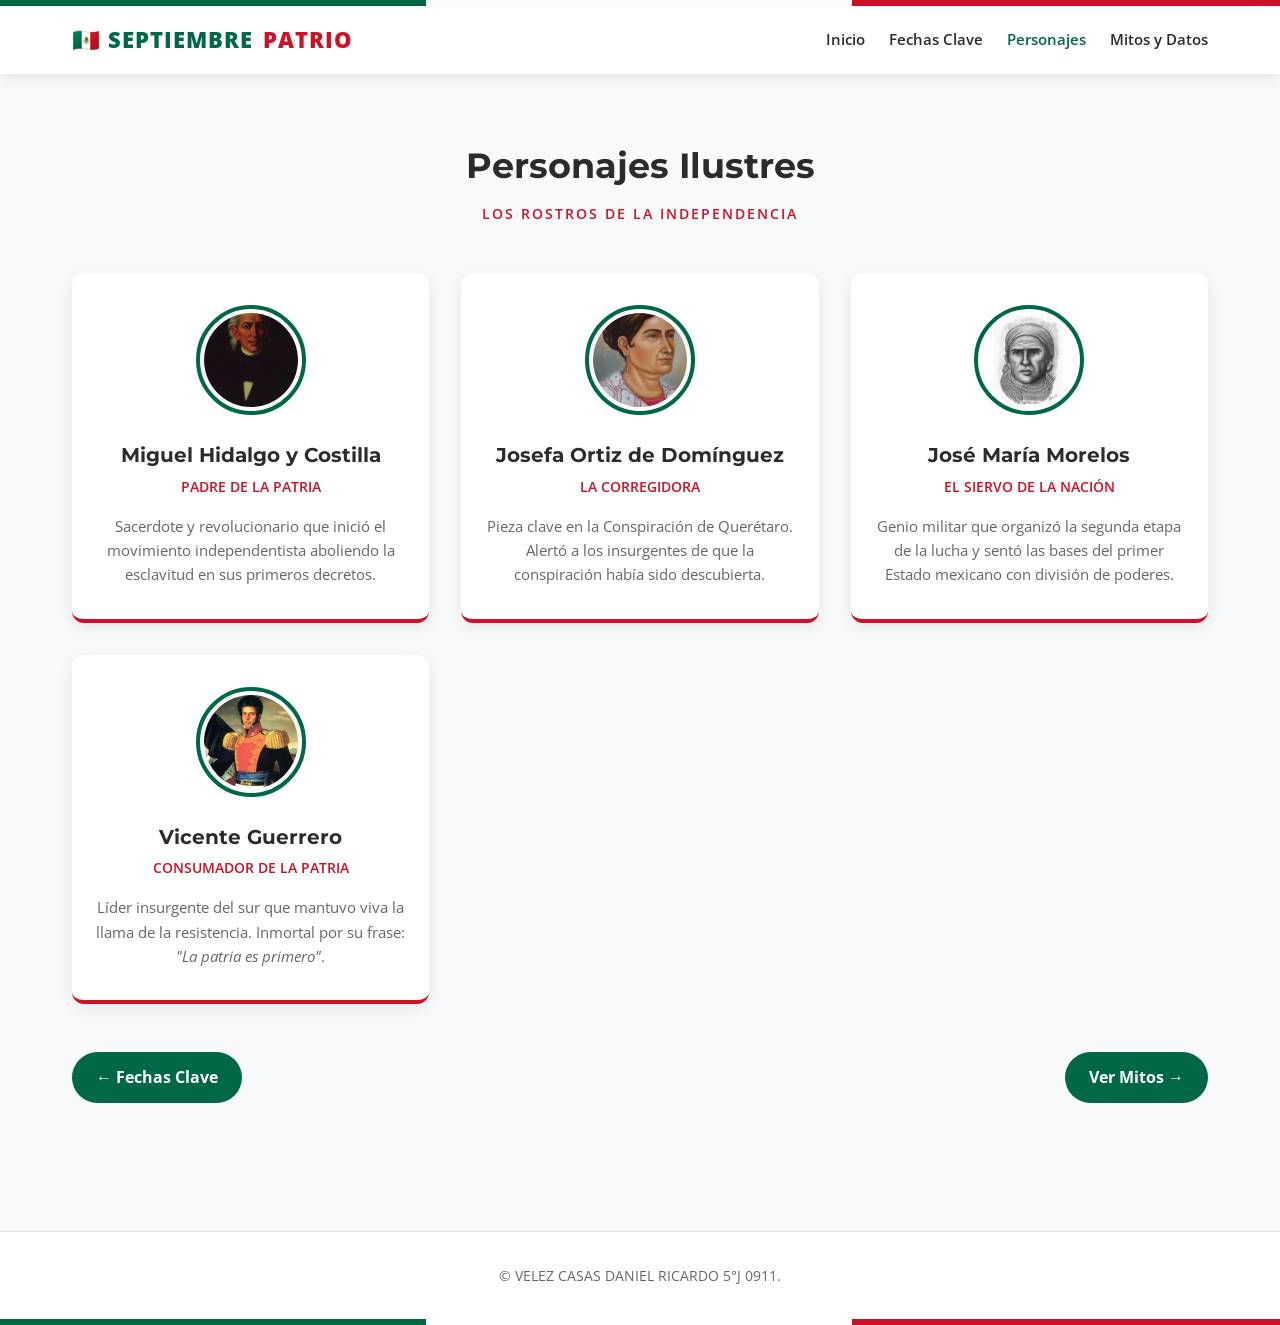
<file: personajes.html>
<!DOCTYPE html> <!-- Declara el tipo de documento HTML5 -->
<html lang="es"> <!-- Inicia el documento HTML configurando el idioma en español -->
<head> <!-- Abre la sección de metadatos y cabecera del documento -->
    <meta charset="UTF-8"> <!-- Define la codificación de caracteres en UTF-8 -->
    <meta name="viewport" content="width=device-width, initial-scale=1.0"> <!-- Ajusta el ancho para ser adaptable a móviles -->
    <title>Personajes Ilustres - Acontecimientos del Mes Patrio</title> <!-- Define el título de la pestaña del navegador -->
    <link href="https://fonts.googleapis.com/css2?family=Montserrat:wght@400;600;700;800&family=Open+Sans:wght@400;600&display=swap" rel="stylesheet"> <!-- Carga las tipografías Montserrat y Open Sans desde Google Fonts -->
    
    <style> /* Inicio del bloque de hoja de estilos interna */
        :root { /* Declaración de variables globales del documento */
            --verde-patrio: #006847; /* Asigna el valor hexadecimal del verde oficial */
            --verde-hover: #004d34; /* Variante oscura del verde para efectos al pasar el ratón */
            --rojo-patrio: #CE1126; /* Asigna el valor hexadecimal del rojo oficial */
            --rojo-hover: #a30d1e; /* Variante oscura del rojo para efectos al pasar el ratón */
            --blanco: #FFFFFF; /* Código de color blanco puro */
            --gris-fondo: #F8F9FA; /* Tono de gris claro usado como fondo general */
            --texto-oscuro: #2B2B2B; /* Color oscuro para el cuerpo del texto */
            --texto-suave: #666666; /* Color gris secundario para descripciones */
            --sombra-suave: 0 4px 15px rgba(0, 0, 0, 0.08); /* Sombra difuminada tenue */
            --sombra-fuerte: 0 8px 25px rgba(0, 0, 0, 0.15); /* Sombra acentuada para interacción */
        } /* Cierra el bloque de variables :root */

        * { /* Selector universal para resetear propiedades */
            margin: 0; /* Quita todos los márgenes */
            padding: 0; /* Quita todo el relleno */
            box-sizing: border-box; /* Incluye rellenos y bordes dentro del tamaño calculado del objeto */
        } /* Cierra reseteo de estilos */

        body { /* Estilos generales aplicados al cuerpo entero */
            font-family: 'Open Sans', sans-serif; /* Asigna la fuente sans-serif Open Sans */
            background-color: var(--gris-fondo); /* Aplica el color gris suave al fondo */
            color: var(--texto-oscuro); /* Asigna el color predeterminado al texto */
            line-height: 1.6; /* Establece la altura proporcional entre líneas */
        } /* Cierra los estilos del body */

        h1, h2, h3 { /* Selector para títulos de nivel 1 a 3 */
            font-family: 'Montserrat', sans-serif; /* Aplica la fuente tipográfica Montserrat */
            font-weight: 700; /* Define el peso de la letra en negrita (700) */
        } /* Cierra estilos de títulos */

        .liston-patrio { /* Clase de adorno superior e inferior tricolor */
            height: 6px; /* Define una altura del listón de 6px */
            width: 100%; /* Cubre el 100% de la anchura */
            background: linear-gradient(90deg, var(--verde-patrio) 33.3%, var(--blanco) 33.3%, var(--blanco) 66.6%, var(--rojo-patrio) 66.6%); /* Crea el patrón con los tres colores patrios */
        } /* Cierra la clase liston-patrio */

        header { /* Configuración de la cabecera superior */
            background-color: var(--blanco); /* Establece un fondo blanco limpio */
            box-shadow: var(--sombra-suave); /* Proyecta una sombra suave inferior */
            position: sticky; /* Mantiene la barra fija durante el desplazamiento */
            top: 0; /* Lo adhiere exactamente al borde superior */
            z-index: 1000; /* Mantiene el encabezado por encima de otros elementos de la página */
        } /* Cierra header */

        nav { /* Disposición de la barra navegable */
            max-width: 1200px; /* Limita el ancho del contenedor a 1200px */
            margin: 0 auto; /* Centra horizontalmente la barra nav */
            display: flex; /* Activa la estructura flexbox */
            justify-content: space-between; /* Distribuye el espacio sobrante horizontalmente */
            align-items: center; /* Alinea los ítems verticalmente al centro */
            padding: 1rem 2rem; /* Relleno superior/inferior de 1rem y de 2rem a los costados */
        } /* Cierra nav */

        .logo { /* Formato del logo de la web */
            font-size: 1.4rem; /* Tamaño de fuente para la marca */
            font-weight: 800; /* Grosor de letra extra negrita */
            color: var(--verde-patrio); /* Asigna el color verde patrio al texto */
            text-transform: uppercase; /* Transforma el texto en letras mayúsculas */
            letter-spacing: 1px; /* Añade espaciado entre letras */
            display: flex; /* Flexbox para la organización del logo e ícono */
            align-items: center; /* Centrado vertical de la bandera y texto */
            gap: 10px; /* Espaciado interno de 10px entre elementos del logo */
        } /* Cierra estilo del logo */

        .logo span { color: var(--rojo-patrio); } /* Asigna el color rojo al fragmento "Patrio" */

        .nav-links { /* Formato de la lista del menú de navegación */
            display: flex; /* Organiza la lista en orientación de fila */
            list-style: none; /* Quita los puntos indicadores de lista */
            gap: 1.5rem; /* Establece una separación de 1.5rem entre ítems */
        } /* Cierra nav-links */

        .nav-links a { /* Estilos para los botones o enlaces de navegación */
            text-decoration: none; /* Elimina la línea por debajo del texto */
            color: var(--texto-oscuro); /* Asigna el color de texto gris oscuro */
            font-weight: 600; /* Asigna un peso tipográfico seminegrita */
            transition: color 0.3s ease; /* Transición suave de cambio de color al interactuar */
            font-size: 0.95rem; /* Define el tamaño de letra de los hipervínculos */
        } /* Cierra nav-links a */

        .nav-links a:hover, .nav-links a.active { /* Estado interactivo u opción activa seleccionada */
            color: var(--verde-patrio); /* Cambia el color del texto a verde */
        } /* Cierra estados del menú */

        section { /* Estilos base para la sección principal de la página */
            padding: 4rem 2rem; /* Relleno superior e inferior de 4rem y lateral de 2rem */
            max-width: 1200px; /* Ancho máximo de alineación */
            margin: 0 auto; /* Centrado de la sección */
        } /* Cierra section */

        .titulo-seccion { /* Formato para el título de la sección */
            text-align: center; /* Alinea el título al centro */
            font-size: 2.2rem; /* Tamaño de texto de 2.2rem */
            margin-bottom: 0.5rem; /* Espaciado inferior de 0.5rem */
            color: var(--texto-oscuro); /* Color principal oscuro */
        } /* Cierra titulo-seccion */

        .subtitulo-seccion { /* Formato para el subtítulo decorativo */
            text-align: center; /* Centra el subtítulo */
            color: var(--rojo-patrio); /* Asigna el color rojo patrio */
            font-weight: 600; /* Grosor seminegrita */
            text-transform: uppercase; /* Fuerza letras mayúsculas */
            letter-spacing: 2px; /* Añade espaciado de 2px entre letras */
            font-size: 0.9rem; /* Tamaño de fuente contenido */
            margin-bottom: 3rem; /* Margen inferior de 3rem */
        } /* Cierra subtitulo-seccion */

        .grid-personajes { /* Rejilla o cuadrícula para las tarjetas de personajes */
            display: grid; /* Activa el modelo CSS Grid */
            grid-template-columns: repeat(auto-fit, minmax(280px, 1fr)); /* Creación automática de columnas de al menos 280px */
            gap: 2rem; /* Separación de 2rem entre tarjetas */
        } /* Cierra grid-personajes */

        .card-personaje { /* Formato para cada tarjeta individual de personaje */
            background-color: var(--blanco); /* Fondo de la tarjeta en color blanco */
            border-radius: 12px; /* Bordes redondeados con radio de 12px */
            overflow: hidden; /* Corta cualquier elemento que sobresalga de la tarjeta */
            box-shadow: var(--sombra-suave); /* Sombreado periférico ligero */
            transition: transform 0.3s ease, box-shadow 0.3s ease; /* Transición suave al pasar el ratón */
            border-bottom: 4px solid var(--rojo-patrio); /* Acento de borde inferior en color rojo */
            text-align: center; /* Centra el texto de la tarjeta */
            padding: 2rem 1.5rem; /* Relleno interno superior/inferior y lateral */
        } /* Cierra card-personaje */

        .card-personaje:hover { /* Efecto al situar el ratón encima de la tarjeta */
            transform: translateY(-8px); /* Desplaza la tarjeta 8px hacia arriba */
            box-shadow: var(--sombra-fuerte); /* Muestra una sombra más intensa */
        } /* Cierra card-personaje:hover */

        .avatar-container { /* Contenedor exterior del avatar circular */
            width: 110px; /* Ancho del contenedor circular */
            height: 110px; /* Alto del contenedor circular */
            margin: 0 auto 1.5rem auto; /* Centra el avatar y añade espacio inferior de 1.5rem */
            border-radius: 50%; /* Hace el contenedor perfectamente circular */
            border: 4px solid var(--verde-patrio); /* Borde perimetral en verde patrio */
            padding: 4px; /* Espaciado entre el borde y la figura interior */
            background-color: var(--blanco); /* Fondo blanco interno */
        } /* Cierra avatar-container */

        .avatar-img { /* Estilos para la imagen del personaje dentro del círculo */
            width: 100%; /* Ocupa el 100% de la anchura del contenedor */
            height: 100%; /* Ocupa el 100% de la altura del contenedor */
            border-radius: 50%; /* Mantiene la imagen perfectamente circular */
            object-fit: cover; /* Recorta y ajusta proporcionalmente la imagen para llenar el círculo */
        } /* Cierra avatar-img */

        .card-personaje h3 { /* Estilo del nombre del personaje */
            color: var(--texto-oscuro); /* Color principal oscuro */
            font-size: 1.25rem; /* Tamaño de tipografía de 1.25rem */
            margin-bottom: 0.3rem; /* Espaciado inferior ligero */
        } /* Cierra nombre del personaje */

        .card-personaje .rol { /* Estilo para el título o rol histórico */
            color: var(--rojo-patrio); /* Color rojo patrio distintivo */
            font-weight: 600; /* Peso de fuente seminegrita */
            font-size: 0.85rem; /* Tamaño tipográfico pequeño */
            margin-bottom: 1rem; /* Margen inferior de 1rem */
            text-transform: uppercase; /* Transformación a texto en mayúsculas */
        } /* Cierra rol */

        .card-personaje p { /* Estilo de la biografía o resumen */
            font-size: 0.95rem; /* Tamaño de texto de 0.95rem */
            color: var(--texto-suave); /* Color gris suave */
        } /* Cierra biografía */

        .nav-paginacion { /* Formato del contenedor de paginación entre archivos */
            display: flex; /* Organización flexbox horizontal */
            justify-content: space-between; /* Un botón en cada extremo */
            margin-top: 3rem; /* Margen superior de 3rem */
        } /* Cierra nav-paginacion */

        .btn-pag { /* Estilos para los botones de cambio de página */
            background-color: var(--verde-patrio); /* Fondo en verde patrio */
            color: var(--blanco); /* Texto en color blanco */
            padding: 0.8rem 1.5rem; /* Relleno interior */
            border-radius: 30px; /* Bordes ovalados tipo píldora */
            text-decoration: none; /* Elimina la línea del enlace */
            font-weight: 700; /* Texto en negrita */
            transition: background 0.3s; /* Transición fluida de color de fondo */
        } /* Cierra btn-pag */

        .btn-pag:hover { /* Cambio de fondo en estado hover del botón de paginación */
            background-color: var(--verde-hover); /* Cambia al verde patrio oscuro */
        } /* Cierra hover btn-pag */

        footer { /* Estilos del área de pie de página */
            background-color: var(--blanco); /* Fondo en blanco */
            border-top: 1px solid #E0E0E0; /* Línea divisoria gris clara */
            padding-top: 2rem; /* Relleno superior de 2rem */
            margin-top: 4rem; /* Separación superior respecto al contenido */
        } /* Cierra footer */

        .footer-content { /* Contenedor del texto de autor en el footer */
            max-width: 1200px; /* Ancho máximo estándar */
            margin: 0 auto; /* Centrado horizontal del contenido */
            padding: 0 2rem 2rem 2rem; /* Relleno lateral e inferior */
            text-align: center; /* Texto centrado */
        } /* Cierra footer-content */

        .footer-content p { /* Estilo del texto copyright */
            color: var(--texto-suave); /* Texto en gris atenuado */
            font-size: 0.9rem; /* Tamaño de fuente de 0.9rem */
        } /* Cierra párrafo footer */

        @media (max-width: 768px) { /* Diseño responsivo para pantallas móviles */
            .nav-links { display: none; } /* Oculta los enlaces de navegación directa en smartphones */
        } /* Cierra regla de media query */
    </style> <!-- Cierra la sección de hoja de estilo -->
</head> <!-- Cierra el encabezado del documento -->
<body> <!-- Inicia el cuerpo con los componentes visuales -->
    <div class="liston-patrio"></div> <!-- Barra tricolor decorativa superior -->

    <header> <!-- Barra superior fija -->
        <nav> <!-- Estructura del menú navegable -->
            <div class="logo"> <!-- Logo principal -->
                🇲🇽 Septiembre <span>Patrio</span> <!-- Texto del logotipo con acento rojo en span -->
            </div> <!-- Cierra div logo -->
            <ul class="nav-links"> <!-- Menú de hipervínculos principales -->
                <li><a href="index.html">Inicio</a></li> <!-- Enlace que redirige a Inicio -->
                <li><a href="linea_tiempo.html">Fechas Clave</a></li> <!-- Enlace a la línea de tiempo -->
                <li><a href="personajes.html" class="active">Personajes</a></li> <!-- Enlace activo de la sección personajes -->
                <li><a href="mitos.html">Mitos y Datos</a></li> <!-- Enlace hacia la sección de mitos -->
            </ul> <!-- Cierra lista de menú -->
        </nav> <!-- Cierra barra de navegación -->
    </header> <!-- Cierra la etiqueta header -->

    <section id="personajes"> <!-- Sección contenedora de las tarjetas de héroes insurgentes -->
        <h2 class="titulo-seccion">Personajes Ilustres</h2> <!-- Título principal de la página de personajes -->
        <p class="subtitulo-seccion">Los rostros de la Independencia</p> <!-- Subtítulo explicativo -->

        <div class="grid-personajes"> <!-- Cuadrícula contenedora de los 4 personajes -->
            <div class="card-personaje"> <!-- Tarjeta individual para Miguel Hidalgo -->
                <div class="avatar-container"> <!-- Div circular del contenedor del avatar -->
                    <img src="hidalgo.png" alt="Miguel Hidalgo y Costilla" class="avatar-img"> <!-- Carga el archivo local hidalgo.png -->
                </div> <!-- Cierra contenedor del avatar -->
                <h3>Miguel Hidalgo y Costilla</h3> <!-- Nombre completo del personaje -->
                <div class="rol">Padre de la Patria</div> <!-- Título honorífico o rol -->
                <p>Sacerdote y revolucionario que inició el movimiento independentista aboliendo la esclavitud en sus primeros decretos.</p> <!-- Resumen de aportes históricos -->
            </div> <!-- Cierra tarjeta de Miguel Hidalgo -->

            <div class="card-personaje"> <!-- Tarjeta individual para Josefa Ortiz -->
                <div class="avatar-container"> <!-- Div del avatar circular -->
                    <img src="josefa.png" alt="Josefa Ortiz de Domínguez" class="avatar-img"> <!-- Carga el archivo local josefa.png -->
                </div> <!-- Cierra avatar -->
                <h3>Josefa Ortiz de Domínguez</h3> <!-- Nombre del personaje histórico -->
                <div class="rol">La Corregidora</div> <!-- Rol o apodo histórico -->
                <p>Pieza clave en la Conspiración de Querétaro. Alertó a los insurgentes de que la conspiración había sido descubierta.</p> <!-- Resumen de la aportación histórica -->
            </div> <!-- Cierra tarjeta de Josefa Ortiz -->

            <div class="card-personaje"> <!-- Tarjeta individual para José María Morelos -->
                <div class="avatar-container"> <!-- Div del avatar circular -->
                    <img src="morelos.png" alt="José María Morelos" class="avatar-img"> <!-- Carga el archivo local morelos.png -->
                </div> <!-- Cierra avatar -->
                <h3>José María Morelos</h3> <!-- Nombre del prócer insurgente -->
                <div class="rol">El Siervo de la Nación</div> <!-- Rol o título histórico -->
                <p>Genio militar que organizó la segunda etapa de la lucha y sentó las bases del primer Estado mexicano con división de poderes.</p> <!-- Resumen de participación histórica -->
            </div> <!-- Cierra tarjeta de José María Morelos -->

            <div class="card-personaje"> <!-- Tarjeta individual para Vicente Guerrero -->
                <div class="avatar-container"> <!-- Div del avatar circular -->
                    <img src="guerrero.png" alt="Vicente Guerrero" class="avatar-img"> <!-- Carga el archivo local guerrero.png -->
                </div> <!-- Cierra avatar -->
                <h3>Vicente Guerrero</h3> <!-- Nombre del caudillo insurgente -->
                <div class="rol">Consumador de la Patria</div> <!-- Rol histórico -->
                <p>Líder insurgente del sur que mantuvo viva la llama de la resistencia. Inmortal por su frase: <em>"La patria es primero"</em>.</p> <!-- Resumen biográfico con frase celebre -->
            </div> <!-- Cierra tarjeta de Vicente Guerrero -->
        </div> <!-- Cierra la cuadrícula de personajes -->

        <div class="nav-paginacion"> <!-- Botones de paginación o navegación entre archivos -->
            <a href="linea_tiempo.html" class="btn-pag">← Fechas Clave</a> <!-- Enlace a la página anterior -->
            <a href="mitos.html" class="btn-pag">Ver Mitos →</a> <!-- Enlace a la página siguiente -->
        </div> <!-- Cierra contenedor de paginación -->
    </section> <!-- Cierra la sección principal -->

    <footer> <!-- Pie de página principal -->
        <div class="footer-content"> <!-- Contenedor centrado para los derechos del autor -->
            <p>&copy; VELEZ CASAS DANIEL RICARDO 5°J 0911.</p> <!-- Texto con derechos de autor del estudiante -->
        </div> <!-- Cierra footer-content -->
        <div class="liston-patrio"></div> <!-- Franja tricolor decorativa al pie -->
    </footer> <!-- Cierra la etiqueta footer -->
</body> <!-- Cierra la etiqueta body -->
</html> <!-- Cierra el documento HTML -->
</file>
<file: styles.css>
:root { /* Define el selector raíz para declarar variables CSS globales */
    --verde-patrio: #006847; /* Variable para el color verde patrio */
    --verde-hover: #004d34; /* Variable para el tono verde en estado hover */
    --rojo-patrio: #CE1126; /* Variable para el color rojo patrio */
    --rojo-hover: #a30d1e; /* Variable para el tono rojo en estado hover */
    --blanco: #FFFFFF; /* Variable para el color blanco */
    --gris-fondo: #F8F9FA; /* Variable para el color de fondo gris claro */
    --gris-card: #FFFFFF; /* Variable para el fondo blanco de las tarjetas */
    --texto-oscuro: #2B2B2B; /* Variable para el color de texto principal oscuro */
    --texto-suave: #666666; /* Variable para el color de texto secundario suave */
    --dorado-acento: #D4AF37; /* Variable para detalles y acentos dorados */
    --sombra-suave: 0 4px 15px rgba(0, 0, 0, 0.08); /* Variable para sombra ligera */
    --sombra-fuerte: 0 8px 25px rgba(0, 0, 0, 0.15); /* Variable para sombra pronunciada */
} /* Cierra el bloque de variables :root */

* { /* Selector universal para aplicar estilos a todos los elementos */
    margin: 0; /* Elimina todos los márgenes externos por defecto */
    padding: 0; /* Elimina todos los rellenos internos por defecto */
    box-sizing: border-box; /* Incluye bordes y rellenos en el cálculo del tamaño del elemento */
} /* Cierra el selector universal */

body { /* Establece los estilos base para el cuerpo del documento */
    font-family: 'Open Sans', sans-serif; /* Aplica la fuente principal Open Sans */
    background-color: var(--gris-fondo); /* Aplica el color de fondo usando la variable gris */
    color: var(--texto-oscuro); /* Define el color general del texto */
    line-height: 1.6; /* Establece la altura de línea para mejorar la legibilidad */
} /* Cierra los estilos del body */

h1, h2, h3, h4 { /* Selecciona los títulos del nivel 1 al 4 */
    font-family: 'Montserrat', sans-serif; /* Define la tipografía Montserrat para encabezados */
    font-weight: 700; /* Define un grosor de letra en negrita (700) */
} /* Cierra los estilos de los encabezados */

.liston-patrio { /* Clase para la barra decorativa superior con tres colores */
    height: 6px; /* Define la altura de la barra en 6 píxeles */
    width: 100%; /* Ocupa el 100% del ancho del contenedor */
    background: linear-gradient(90deg, var(--verde-patrio) 33.3%, var(--blanco) 33.3%, var(--blanco) 66.6%, var(--rojo-patrio) 66.6%); /* Aplica un degradado lineal con los colores de la bandera */
} /* Cierra los estilos de la barra tricolor */

header { /* Selecciona el contenedor de la cabecera navegable */
    background-color: var(--blanco); /* Establece el fondo blanco en el encabezado */
    box-shadow: var(--sombra-suave); /* Aplica una sombra suave bajo el encabezado */
    position: sticky; /* Hace que la cabecera quede fija al desplazarse */
    top: 0; /* Mantiene la cabecera alineada en la parte superior */
    z-index: 1000; /* Asigna una prioridad alta para superponerse a otros elementos */
} /* Cierra los estilos del header */

nav { /* Selecciona el elemento de navegación interna */
    max-width: 1200px; /* Limita el ancho máximo a 1200 píxeles */
    margin: 0 auto; /* Centra horizontalmente el contenedor */
    display: flex; /* Activa el modelo de diseño Flexbox */
    justify-content: space-between; /* Distribuye el espacio sobrante entre los elementos */
    align-items: center; /* Alinea los elementos verticalmente al centro */
    padding: 1rem 2rem; /* Añade espacio interno vertical y horizontal */
} /* Cierra los estilos del nav */

.logo { /* Clase para el texto del logotipo */
    font-size: 1.4rem; /* Define el tamaño de letra del logo */
    font-weight: 800; /* Aplica negrita extra gruesa */
    color: var(--verde-patrio); /* Colorea el texto principal con el verde patrio */
    text-transform: uppercase; /* Convierte todo el texto a mayúsculas */
    letter-spacing: 1px; /* Añade espaciado entre letras */
    display: flex; /* Activa flexbox para alinear el icono y el texto */
    align-items: center; /* Alinea verticalmente los elementos internos */
    gap: 10px; /* Espacio de 10 píxeles entre el bandera/icono y el texto */
} /* Cierra los estilos del logo */

.logo span { /* Selecciona la etiqueta span dentro del logo */
    color: var(--rojo-patrio); /* Cambia el color del texto secundario a rojo */
} /* Cierra los estilos de span en el logo */

.nav-links { /* Clase para la lista de enlaces de navegación */
    display: flex; /* Muestra los elementos de la lista en fila */
    list-style: none; /* Elimina las viñetas por defecto de la lista */
    gap: 1.5rem; /* Establece la distancia entre cada enlace */
} /* Cierra los estilos de nav-links */

.nav-links a { /* Selecciona los enlaces dentro de la lista de navegación */
    text-decoration: none; /* Quita el subrayado predeterminado de los enlaces */
    color: var(--texto-oscuro); /* Define el color inicial del enlace */
    font-weight: 600; /* Aplica grosor de fuente seminegrita */
    transition: color 0.3s ease; /* Transición suave de 0.3 segundos para cambios de color */
    font-size: 0.95rem; /* Establece el tamaño de texto de los enlaces */
} /* Cierra los estilos de los enlaces */

.nav-links a:hover, .nav-links a.active { /* Estilos cuando el mouse pasa sobre el enlace o cuando está activo */
    color: var(--verde-patrio); /* Cambia el color a verde patrio en interacción o selección */
} /* Cierra el estado hover y active de enlaces */

.hero { /* Clase para el contenedor de la portada principal */
    background: linear-gradient(rgba(255, 255, 255, 0.92), rgba(255, 255, 255, 0.95)), url('https://images.unsplash.com/photo-1568402102990-bc541580b59f?auto=format&fit=crop&q=80') center/cover; /* Fondo con imagen y capa de superposición translúcida */
    padding: 5rem 2rem; /* Espaciado interno generoso para la sección principal */
    text-align: center; /* Centra horizontalmente todo el texto contenido */
    border-bottom: 4px solid var(--verde-patrio); /* Añade borde inferior verde patrio */
} /* Cierra los estilos de la sección hero */

.hero-container { /* Clase para envolver y limitar el ancho del texto hero */
    max-width: 800px; /* Limita el ancho máximo del contenido a 800 píxeles */
    margin: 0 auto; /* Centra la caja contenedora */
} /* Cierra los estilos de hero-container */

.hero h1 { /* Selecciona el título h1 dentro de la portada hero */
    font-size: 2.8rem; /* Define un tamaño grande para el título principal */
    color: var(--verde-patrio); /* Asigna el verde patrio al título principal */
    margin-bottom: 1rem; /* Separa el título del párrafo siguiente */
} /* Cierra los estilos del h1 de la portada */

.hero p { /* Selecciona el párrafo dentro de la portada hero */
    font-size: 1.2rem; /* Tamaño de fuente ligeramente más grande para destacar el resumen */
    color: var(--texto-suave); /* Color gris suave para la descripción */
    margin-bottom: 2rem; /* Espacio inferior antes del botón de acción */
} /* Cierra los estilos del párrafo hero */

.btn-accion { /* Clase para botones destacados */
    display: inline-block; /* Permite aplicar dimensiones y márgenes manteniendo flujo inline */
    background-color: var(--verde-patrio); /* Fondo verde principal */
    color: var(--blanco); /* Texto en color blanco */
    padding: 0.8rem 2rem; /* Relleno vertical y horizontal */
    border-radius: 50px; /* Bordes redondeados con forma de píldora */
    text-decoration: none; /* Elimina el subrayado del texto */
    font-weight: 700; /* Texto en negrita */
    transition: all 0.3s ease; /* Transición suave para todos los efectos visuales */
    box-shadow: 0 4px 10px rgba(0, 104, 71, 0.3); /* Sombra ligera verdosa */
    border: 2px solid var(--verde-patrio); /* Borde verde coincidente */
} /* Cierra los estilos de btn-accion */

.btn-accion:hover { /* Efectos cuando el ratón pasa sobre el botón */
    background-color: var(--verde-hover); /* Oscurece el tono del fondo verde */
    transform: translateY(-2px); /* Eleva ligeramente el botón 2 píxeles */
    box-shadow: 0 6px 15px rgba(0, 104, 71, 0.4); /* Intensifica la sombra inferior */
} /* Cierra el efecto hover del botón */

section { /* Estilos generales aplicables a todas las secciones del cuerpo */
    padding: 4rem 2rem; /* Relleno superior/inferior de 4rem y lateral de 2rem */
    max-width: 1200px; /* Ancho máximo de alineación de contenidos */
    margin: 0 auto; /* Centra las secciones horizontalmente */
} /* Cierra estilos de sección */

.titulo-seccion { /* Estilo del título secundario de sección */
    text-align: center; /* Centra el texto */
    font-size: 2rem; /* Tamaño de letra de 2rem */
    color: var(--texto-oscuro); /* Color principal oscuro */
} /* Cierra titulo-seccion */

.subtitulo-seccion { /* Estilo del subtítulo de sección */
    text-align: center; /* Centra el texto */
    color: var(--rojo-patrio); /* Color rojo patrio */
    font-weight: 600; /* Texto seminegrita */
    text-transform: uppercase; /* Convierte a mayúsculas */
    margin-bottom: 2rem; /* Espacio inferior de 2rem */
} /* Cierra subtitulo-seccion */

.grid-resumen { /* Clase para la retícula de tarjetas de resumen */
    display: grid; /* Activa la disposición tipo cuadrícula CSS Grid */
    grid-template-columns: repeat(auto-fit, minmax(280px, 1fr)); /* Columnas adaptables automáticas con mínimo 280px */
    gap: 2rem; /* Espacio de separación entre tarjetas de 2rem */
    margin-top: 2rem; /* Espaciado superior respecto al texto introductorio */
} /* Cierra estilos de grid-resumen */

.card-resumen { /* Clase para cada tarjeta contenedora individual */
    background: var(--blanco); /* Fondo de tarjeta en color blanco */
    padding: 2rem; /* Relleno de espacio dentro de la tarjeta */
    border-radius: 12px; /* Esquinas suavemente redondeadas a 12px */
    box-shadow: var(--sombra-suave); /* Sombra perimetral suave */
    text-align: center; /* Alinea los contenidos de la tarjeta al centro */
    border-top: 4px solid var(--verde-patrio); /* Línea verde decorativa en el borde superior */
} /* Cierra los estilos de card-resumen */

.card-resumen h3 { /* Selecciona el título dentro de la tarjeta */
    color: var(--verde-patrio); /* Asigna color verde patrio al título de la tarjeta */
    margin-bottom: 1rem; /* Separa el título del párrafo explicativo */
} /* Cierra estilos del título de tarjeta */

.card-resumen p { /* Selecciona el texto explicativo de la tarjeta */
    color: var(--texto-suave); /* Utiliza color gris suave */
    margin-bottom: 1.5rem; /* Separa el párrafo del botón de acción */
} /* Cierra estilos del párrafo de tarjeta */

footer { /* Estilos para la sección de pie de página */
    background-color: var(--blanco); /* Fondo blanco para el pie de página */
    border-top: 1px solid #E0E0E0; /* Borde superior gris claro tenue */
    padding-top: 2rem; /* Espaciado interno superior */
    margin-top: 4rem; /* Separación superior con respecto a las secciones */
} /* Cierra estilos de footer */

.footer-content { /* Contenedor interno del texto del pie de página */
    max-width: 1200px; /* Ancho máximo igual al resto de la página */
    margin: 0 auto; /* Centra el contenido horizontalmente */
    padding: 0 2rem 2rem 2rem; /* Relleno lateral e inferior */
    text-align: center; /* Centra el texto del autor */
} /* Cierra footer-content */

.footer-content p { /* Estilo del texto legal/autor dentro del footer */
    color: var(--texto-suave); /* Texto en color gris suave */
    font-size: 0.9rem; /* Tamaño de letra ligeramente reducido */
} /* Cierra estilos del párrafo del footer */

@media (max-width: 768px) { /* Consulta de medios para pantallas menores a 768px */
    .nav-links { /* Oculta la lista de menú convencional en móviles */
        display: none; /* Esconde los enlaces del menú principal */
    } /* Cierra ocultamiento de links */
    .hero h1 { /* Reduce el tamaño del título de la portada en móviles */
        font-size: 2rem; /* Define tamaño de 2rem para ajustarse mejor */
    } /* Cierra reducción de título */
} /* Cierra la regla de media query */
</file>
